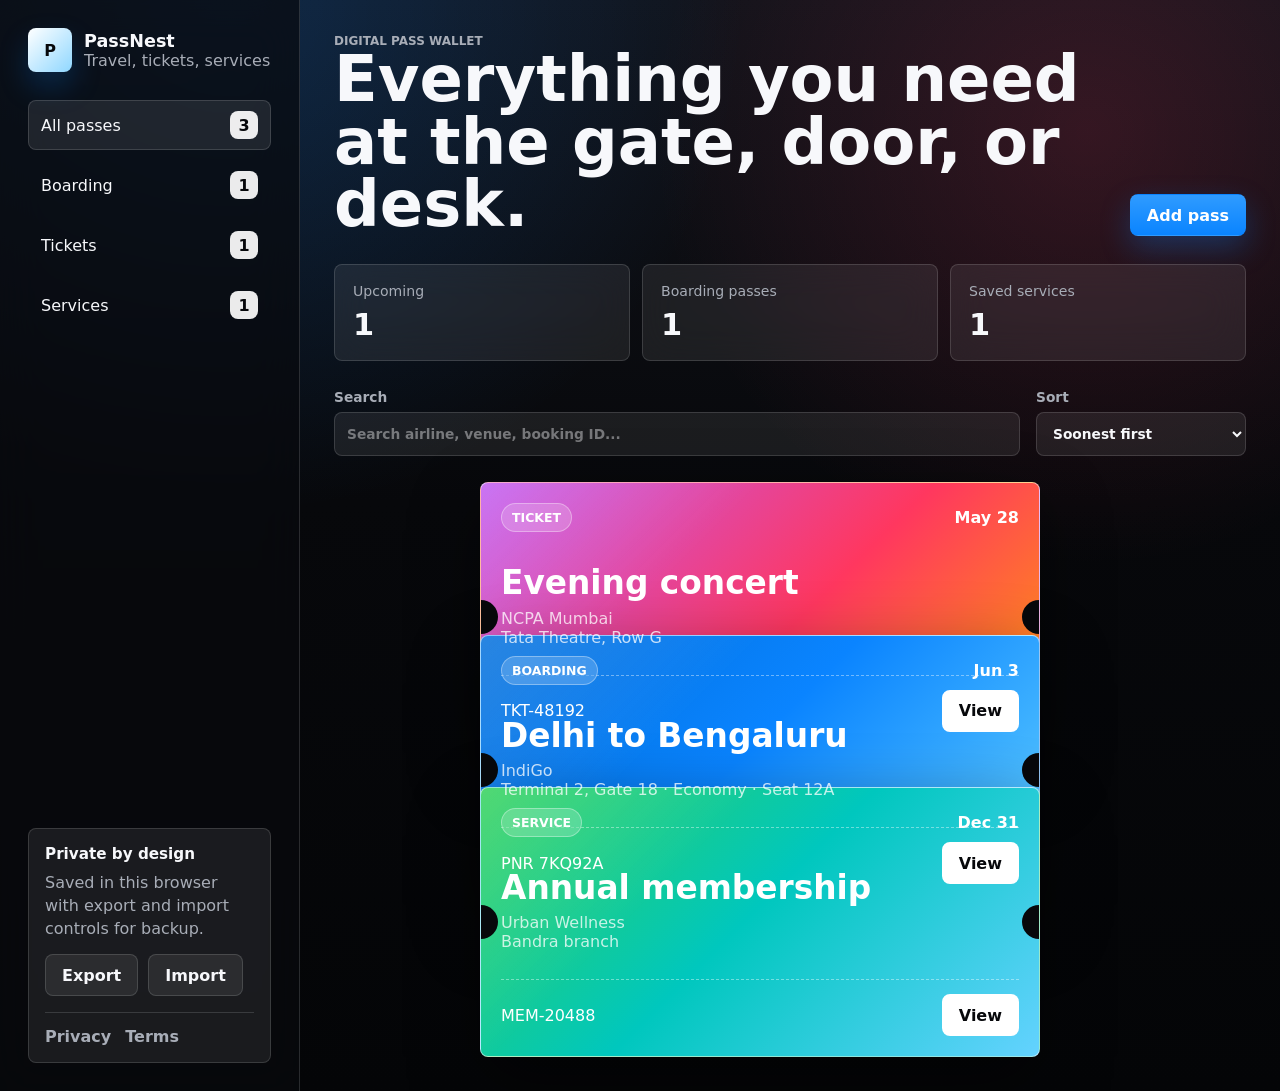
<file: index.html>
<!doctype html>
<html lang="en">
  <head>
    <meta charset="utf-8">
    <meta name="viewport" content="width=device-width, initial-scale=1">
    <meta name="theme-color" content="#07080b">
    <meta name="description" content="PassNest is a private digital wallet for boarding passes, tickets, and service cards.">
    <link rel="canonical" href="https://6a080815cb6a96981768a197--passnest.netlify.app/">
    <meta property="og:title" content="PassNest">
    <meta property="og:description" content="Save boarding passes, tickets, and service cards in a private web wallet.">
    <meta property="og:type" content="website">
    <meta property="og:url" content="https://6a080815cb6a96981768a197--passnest.netlify.app/">
    <meta property="og:image" content="./social-preview.svg">
    <meta name="twitter:card" content="summary_large_image">
    <meta name="twitter:title" content="PassNest">
    <meta name="twitter:description" content="A private digital pass wallet for travel, tickets, and services.">
    <title>PassNest | Digital Pass Wallet</title>
    <link rel="icon" href="./favicon.svg" type="image/svg+xml">
    <link rel="manifest" href="./manifest.webmanifest">
    <link rel="apple-touch-icon" href="./favicon.svg">
    <link rel="stylesheet" href="./styles.css">
  </head>
  <body>
    <main class="app-shell">
      <aside class="sidebar" aria-label="Wallet navigation">
        <div class="brand">
          <div class="brand-mark" aria-hidden="true">P</div>
          <div>
            <h1>PassNest</h1>
            <p>Travel, tickets, services</p>
          </div>
        </div>

        <nav class="category-list" aria-label="Pass categories">
          <button class="category-pill is-active" data-filter="all" type="button">
            <span>All passes</span>
            <strong id="count-all">0</strong>
          </button>
          <button class="category-pill" data-filter="boarding" type="button">
            <span>Boarding</span>
            <strong id="count-boarding">0</strong>
          </button>
          <button class="category-pill" data-filter="event" type="button">
            <span>Tickets</span>
            <strong id="count-event">0</strong>
          </button>
          <button class="category-pill" data-filter="service" type="button">
            <span>Services</span>
            <strong id="count-service">0</strong>
          </button>
        </nav>

        <section class="sidebar-panel" aria-labelledby="security-title">
          <h2 id="security-title">Private by design</h2>
          <p>Saved in this browser with export and import controls for backup.</p>
          <div class="backup-actions">
            <button class="ghost-button" id="exportButton" type="button">Export</button>
            <label class="ghost-button import-label" for="importInput">Import</label>
            <input id="importInput" type="file" accept="application/json" hidden>
          </div>
          <nav class="site-links" aria-label="Website links">
            <a href="./privacy.html">Privacy</a>
            <a href="./terms.html">Terms</a>
          </nav>
        </section>
      </aside>

      <section class="workspace">
        <header class="topbar">
          <div>
            <p class="eyebrow">Digital pass wallet</p>
            <h2>Everything you need at the gate, door, or desk.</h2>
          </div>
          <button class="primary-button" id="openFormButton" type="button">Add pass</button>
        </header>

        <section class="quick-stats" aria-label="Wallet summary">
          <article>
            <span>Upcoming</span>
            <strong id="stat-upcoming">0</strong>
          </article>
          <article>
            <span>Boarding passes</span>
            <strong id="stat-boarding">0</strong>
          </article>
          <article>
            <span>Saved services</span>
            <strong id="stat-service">0</strong>
          </article>
        </section>

        <div class="toolbar">
          <label class="search-box">
            <span>Search</span>
            <input id="searchInput" type="search" placeholder="Search airline, venue, booking ID...">
          </label>
          <label class="sort-box">
            <span>Sort</span>
            <select id="sortSelect">
              <option value="date">Soonest first</option>
              <option value="recent">Recently added</option>
              <option value="name">Name A-Z</option>
            </select>
          </label>
        </div>

        <section class="pass-grid" id="passGrid" aria-live="polite"></section>
      </section>
    </main>

    <dialog class="pass-dialog" id="passDialog">
      <form id="passForm" method="dialog">
        <div class="dialog-header">
          <div>
            <p class="eyebrow">New saved item</p>
            <h2>Add a pass</h2>
          </div>
          <button class="icon-button" id="closeFormButton" aria-label="Close form" type="button">x</button>
        </div>

        <div class="form-grid">
          <label>
            Type
            <select name="type" required>
              <option value="boarding">Boarding pass</option>
              <option value="event">Event ticket</option>
              <option value="service">Service card</option>
            </select>
          </label>
          <label>
            Provider
            <input name="provider" required placeholder="Airline, venue, clinic, gym">
          </label>
          <label>
            Title
            <input name="title" required placeholder="Flight to Mumbai, Concert entry">
          </label>
          <label>
            Date and time
            <input name="dateTime" type="datetime-local" required>
          </label>
          <label>
            Location
            <input name="location" placeholder="Terminal, stadium, branch">
          </label>
          <label>
            Reference
            <input name="reference" required placeholder="PNR, booking ID, membership number">
          </label>
          <label class="boarding-field">
            Class
            <select name="travelClass">
              <option value="">Select class</option>
              <option value="Economy">Economy</option>
              <option value="Premium Economy">Premium Economy</option>
              <option value="Business">Business</option>
              <option value="First">First</option>
            </select>
          </label>
          <label class="boarding-field">
            Seat number
            <input name="seatNumber" placeholder="12A">
          </label>
          <label class="wide">
            Notes
            <textarea name="notes" rows="3" placeholder="Seat, gate, entry rules, benefits"></textarea>
          </label>
          <label class="wide">
            Barcode or QR value
            <input name="code" placeholder="Paste the scan code text">
          </label>
          <label class="wide boarding-field upload-field">
            Upload boarding pass
            <input name="attachment" type="file" accept="image/*,.pdf">
            <span>Optional: save a PDF or image copy with this pass.</span>
          </label>
        </div>

        <div class="dialog-actions">
          <button class="ghost-button" id="resetDemoButton" type="button">Reset demo</button>
          <button class="primary-button" type="submit">Save pass</button>
        </div>
      </form>
    </dialog>

    <dialog class="detail-dialog" id="detailDialog">
      <article id="detailCard"></article>
    </dialog>

    <script src="./app.js"></script>
  </body>
</html>
</file>
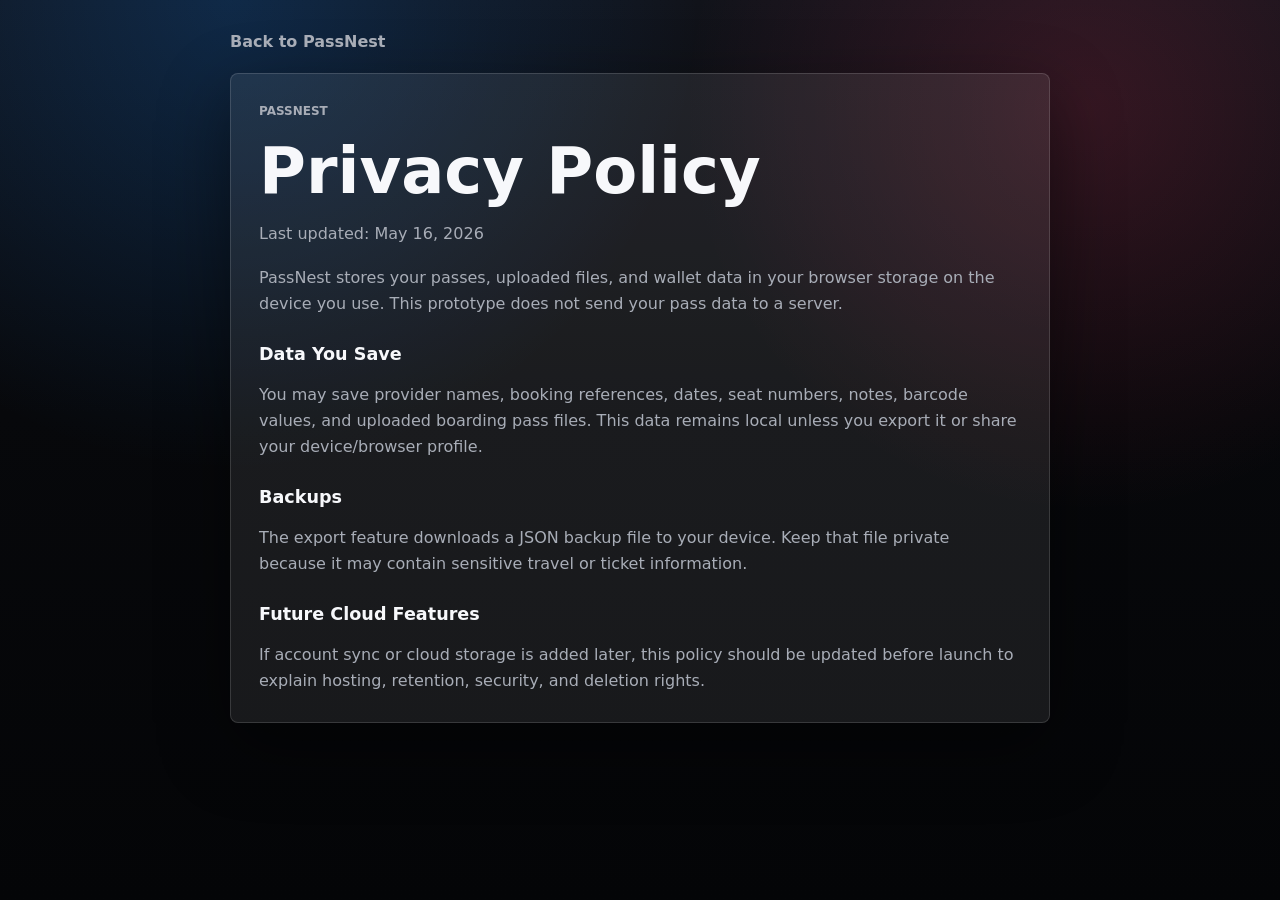
<file: privacy.html>
<!doctype html>
<html lang="en">
  <head>
    <meta charset="utf-8">
    <meta name="viewport" content="width=device-width, initial-scale=1">
    <meta name="theme-color" content="#07080b">
    <meta name="description" content="PassNest privacy policy.">
    <link rel="canonical" href="https://6a080815cb6a96981768a197--passnest.netlify.app/privacy.html">
    <title>Privacy | PassNest</title>
    <link rel="icon" href="./favicon.svg" type="image/svg+xml">
    <link rel="manifest" href="./manifest.webmanifest">
    <link rel="stylesheet" href="./styles.css">
  </head>
  <body class="legal-page">
    <main class="legal-shell">
      <a class="legal-link" href="./index.html">Back to PassNest</a>
      <article class="legal-card">
        <p class="eyebrow">PassNest</p>
        <h1>Privacy Policy</h1>
        <p>Last updated: May 16, 2026</p>
        <p>PassNest stores your passes, uploaded files, and wallet data in your browser storage on the device you use. This prototype does not send your pass data to a server.</p>
        <h2>Data You Save</h2>
        <p>You may save provider names, booking references, dates, seat numbers, notes, barcode values, and uploaded boarding pass files. This data remains local unless you export it or share your device/browser profile.</p>
        <h2>Backups</h2>
        <p>The export feature downloads a JSON backup file to your device. Keep that file private because it may contain sensitive travel or ticket information.</p>
        <h2>Future Cloud Features</h2>
        <p>If account sync or cloud storage is added later, this policy should be updated before launch to explain hosting, retention, security, and deletion rights.</p>
      </article>
    </main>
  </body>
</html>
</file>
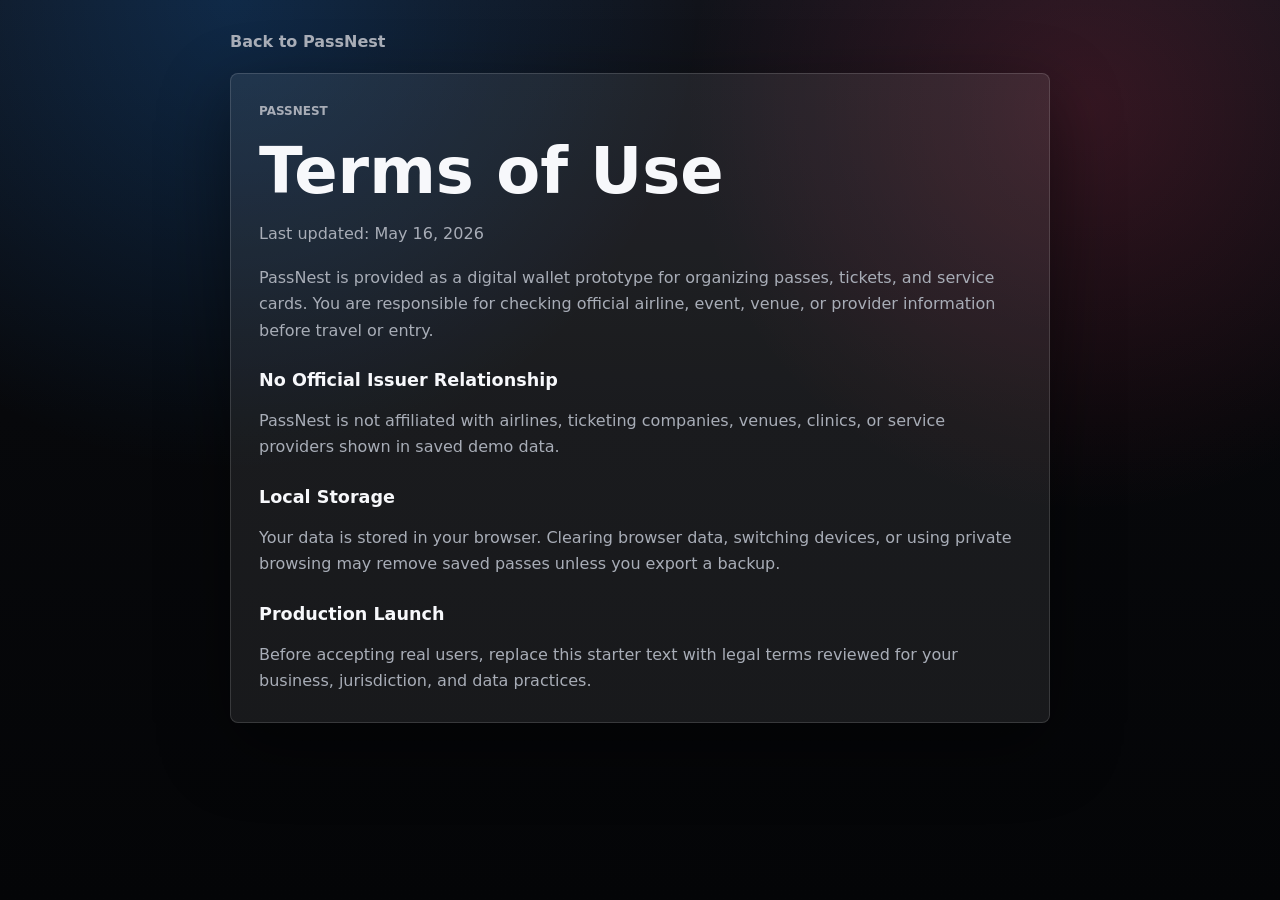
<file: terms.html>
<!doctype html>
<html lang="en">
  <head>
    <meta charset="utf-8">
    <meta name="viewport" content="width=device-width, initial-scale=1">
    <meta name="theme-color" content="#07080b">
    <meta name="description" content="PassNest terms of use.">
    <link rel="canonical" href="https://6a080815cb6a96981768a197--passnest.netlify.app/terms.html">
    <title>Terms | PassNest</title>
    <link rel="icon" href="./favicon.svg" type="image/svg+xml">
    <link rel="manifest" href="./manifest.webmanifest">
    <link rel="stylesheet" href="./styles.css">
  </head>
  <body class="legal-page">
    <main class="legal-shell">
      <a class="legal-link" href="./index.html">Back to PassNest</a>
      <article class="legal-card">
        <p class="eyebrow">PassNest</p>
        <h1>Terms of Use</h1>
        <p>Last updated: May 16, 2026</p>
        <p>PassNest is provided as a digital wallet prototype for organizing passes, tickets, and service cards. You are responsible for checking official airline, event, venue, or provider information before travel or entry.</p>
        <h2>No Official Issuer Relationship</h2>
        <p>PassNest is not affiliated with airlines, ticketing companies, venues, clinics, or service providers shown in saved demo data.</p>
        <h2>Local Storage</h2>
        <p>Your data is stored in your browser. Clearing browser data, switching devices, or using private browsing may remove saved passes unless you export a backup.</p>
        <h2>Production Launch</h2>
        <p>Before accepting real users, replace this starter text with legal terms reviewed for your business, jurisdiction, and data practices.</p>
      </article>
    </main>
  </body>
</html>
</file>
<file: styles.css>
:root {
  --ink: #f7f8fb;
  --muted: #a8adb7;
  --line: rgba(255, 255, 255, 0.14);
  --paper: #07080b;
  --panel: rgba(25, 27, 34, 0.86);
  --panel-solid: #171922;
  --green: #0a84ff;
  --green-dark: #006edb;
  --blue: #64d2ff;
  --rose: #ff375f;
  --gold: #ffd60a;
  --shadow: 0 24px 70px rgba(0, 0, 0, 0.45);
}

* {
  box-sizing: border-box;
}

body {
  margin: 0;
  min-height: 100vh;
  color: var(--ink);
  background:
    radial-gradient(circle at 18% 0%, rgba(10, 132, 255, 0.2), transparent 34%),
    radial-gradient(circle at 85% 12%, rgba(255, 55, 95, 0.16), transparent 30%),
    linear-gradient(180deg, #11131a 0%, #07080b 46%, #040507 100%),
    var(--paper);
  font-family: Inter, ui-sans-serif, system-ui, -apple-system, BlinkMacSystemFont, "Segoe UI", sans-serif;
}

button,
input,
select,
textarea {
  font: inherit;
}

button {
  cursor: pointer;
}

.app-shell {
  display: grid;
  grid-template-columns: 300px minmax(0, 1fr);
  min-height: 100vh;
}

.sidebar {
  display: flex;
  flex-direction: column;
  gap: 28px;
  padding: 28px;
  border-right: 1px solid var(--line);
  background: rgba(9, 10, 14, 0.72);
  backdrop-filter: blur(22px);
}

.brand {
  display: flex;
  align-items: center;
  gap: 12px;
}

.brand-mark {
  display: grid;
  place-items: center;
  width: 44px;
  height: 44px;
  border-radius: 8px;
  color: #07080b;
  background: linear-gradient(135deg, #ffffff, #8fd7ff);
  font-weight: 800;
  box-shadow: 0 14px 30px rgba(10, 132, 255, 0.22);
}

.brand h1,
.brand p,
.topbar h2,
.topbar p,
.dialog-header h2,
.dialog-header p {
  margin: 0;
}

.brand h1 {
  font-size: 1.1rem;
}

.brand p,
.eyebrow,
.sidebar-panel p,
.toolbar span,
label {
  color: var(--muted);
}

.category-list {
  display: grid;
  gap: 10px;
}

.category-pill {
  display: flex;
  align-items: center;
  justify-content: space-between;
  width: 100%;
  min-height: 46px;
  padding: 10px 12px;
  border: 1px solid transparent;
  border-radius: 8px;
  background: transparent;
  color: var(--ink);
  text-align: left;
}

.category-pill:hover,
.category-pill.is-active {
  border-color: var(--line);
  background: rgba(255, 255, 255, 0.09);
}

.category-pill strong {
  display: grid;
  place-items: center;
  min-width: 28px;
  height: 28px;
  border-radius: 8px;
  color: #07080b;
  background: rgba(255, 255, 255, 0.92);
}

.sidebar-panel {
  margin-top: auto;
  padding: 16px;
  border: 1px solid var(--line);
  border-radius: 8px;
  background: rgba(255, 255, 255, 0.08);
}

.sidebar-panel h2 {
  margin: 0 0 8px;
  font-size: 0.95rem;
}

.sidebar-panel p {
  margin: 0 0 14px;
  line-height: 1.45;
}

.backup-actions,
.dialog-actions {
  display: flex;
  gap: 10px;
}

.site-links {
  display: flex;
  gap: 14px;
  margin-top: 16px;
  padding-top: 14px;
  border-top: 1px solid var(--line);
}

.site-links a,
.legal-link {
  color: var(--muted);
  font-weight: 750;
  text-decoration: none;
}

.site-links a:hover,
.legal-link:hover {
  color: var(--ink);
}

.workspace {
  padding: 34px;
}

.topbar,
.toolbar {
  display: flex;
  align-items: flex-end;
  justify-content: space-between;
  gap: 16px;
}

.eyebrow {
  margin: 0 0 6px;
  font-size: 0.75rem;
  font-weight: 800;
  letter-spacing: 0;
  text-transform: uppercase;
}

.topbar h2 {
  max-width: 760px;
  font-size: clamp(2rem, 5vw, 4.6rem);
  line-height: 0.98;
  letter-spacing: 0;
}

.primary-button,
.ghost-button,
.icon-button {
  min-height: 42px;
  border-radius: 8px;
  border: 1px solid transparent;
  padding: 0 16px;
  font-weight: 750;
}

.primary-button {
  color: white;
  background: linear-gradient(180deg, #2f9bff, #0a84ff);
  box-shadow: 0 12px 30px rgba(10, 132, 255, 0.28);
}

.primary-button:hover {
  background: var(--green-dark);
}

.ghost-button,
.icon-button {
  color: var(--ink);
  border-color: var(--line);
  background: rgba(255, 255, 255, 0.08);
}

.import-label {
  display: inline-flex;
  align-items: center;
}

.quick-stats {
  display: grid;
  grid-template-columns: repeat(3, minmax(0, 1fr));
  gap: 12px;
  margin: 28px 0;
}

.quick-stats article {
  padding: 18px;
  border: 1px solid var(--line);
  border-radius: 8px;
  background: rgba(255, 255, 255, 0.08);
  backdrop-filter: blur(18px);
}

.quick-stats span {
  display: block;
  color: var(--muted);
  font-size: 0.88rem;
}

.quick-stats strong {
  display: block;
  margin-top: 8px;
  font-size: 1.9rem;
}

.toolbar {
  align-items: center;
  margin-bottom: 18px;
}

.search-box {
  flex: 1;
}

.sort-box {
  width: 210px;
}

.toolbar label,
.form-grid label {
  display: grid;
  gap: 7px;
  font-size: 0.86rem;
  font-weight: 700;
}

input,
select,
textarea {
  width: 100%;
  min-height: 44px;
  border: 1px solid var(--line);
  border-radius: 8px;
  padding: 10px 12px;
  color: var(--ink);
  background: rgba(255, 255, 255, 0.08);
}

input::placeholder,
textarea::placeholder {
  color: rgba(247, 248, 251, 0.42);
}

textarea {
  resize: vertical;
}

[hidden] {
  display: none !important;
}

.upload-field span {
  color: var(--muted);
  font-size: 0.8rem;
  font-weight: 600;
}

.pass-grid {
  display: grid;
  grid-template-columns: minmax(280px, 560px);
  gap: 0;
  align-items: start;
  max-width: 620px;
  margin-inline: auto;
  padding-top: 8px;
  perspective: 1000px;
}

.pass-card {
  position: relative;
  overflow: hidden;
  min-height: 230px;
  padding: 20px;
  border: 1px solid rgba(255, 255, 255, 0.54);
  border-radius: 8px;
  color: white;
  background: #1c1c1e;
  box-shadow: var(--shadow);
  transform-origin: top center;
  transition: transform 180ms ease, box-shadow 180ms ease, margin 180ms ease;
}

.pass-card + .pass-card {
  margin-top: -118px;
}

.pass-card:hover,
.pass-card:focus-within {
  z-index: 5;
  transform: translateY(-10px) scale(1.012);
  box-shadow: 0 34px 90px rgba(0, 0, 0, 0.56);
}

.pass-card:hover + .pass-card,
.pass-card:focus-within + .pass-card {
  margin-top: 14px;
}

.pass-card.is-new {
  z-index: 10;
  outline: 3px solid rgba(255, 255, 255, 0.82);
  outline-offset: 4px;
  animation: saved-pass-pop 900ms ease both;
}

@keyframes saved-pass-pop {
  0% {
    transform: translateY(-18px) scale(0.98);
    opacity: 0.2;
  }

  65% {
    transform: translateY(-8px) scale(1.018);
    opacity: 1;
  }

  100% {
    transform: translateY(0) scale(1);
    opacity: 1;
  }
}

.pass-card.boarding {
  background:
    linear-gradient(135deg, rgba(255, 255, 255, 0.16), transparent 34%),
    linear-gradient(135deg, #006edb 0%, #0a84ff 46%, #64d2ff 100%);
}

.pass-card.event {
  background:
    linear-gradient(135deg, rgba(255, 255, 255, 0.16), transparent 34%),
    linear-gradient(135deg, #bf5af2 0%, #ff375f 55%, #ff9f0a 100%);
}

.pass-card.service {
  background:
    linear-gradient(135deg, rgba(255, 255, 255, 0.16), transparent 34%),
    linear-gradient(135deg, #30d158 0%, #00c7be 48%, #64d2ff 100%);
}

.pass-card::before,
.pass-card::after {
  position: absolute;
  z-index: 0;
  width: 34px;
  height: 34px;
  border-radius: 50%;
  background: var(--paper);
  content: "";
  top: 50%;
  transform: translateY(-50%);
}

.pass-card::before {
  left: -17px;
}

.pass-card::after {
  right: -17px;
}

.pass-card > * {
  position: relative;
  z-index: 1;
}

.pass-card-header,
.pass-card-footer,
.detail-top,
.detail-meta {
  display: flex;
  align-items: center;
  justify-content: space-between;
  gap: 12px;
}

.pass-type {
  padding: 6px 10px;
  border: 1px solid rgba(255, 255, 255, 0.34);
  border-radius: 999px;
  background: rgba(255, 255, 255, 0.18);
  backdrop-filter: blur(14px);
  font-size: 0.78rem;
  font-weight: 800;
  text-transform: uppercase;
}

.pass-card h3 {
  margin: 34px 0 8px;
  font-size: clamp(1.45rem, 5vw, 2.05rem);
  line-height: 1.05;
}

.pass-card p {
  margin: 0;
  color: rgba(255, 255, 255, 0.76);
}

.pass-card-footer {
  margin-top: 28px;
  padding-top: 14px;
  border-top: 1px dashed rgba(255, 255, 255, 0.4);
}

.open-detail {
  color: #07080b;
  background: white;
  box-shadow: none;
}

.empty-state {
  grid-column: 1 / -1;
  display: grid;
  place-items: center;
  min-height: 260px;
  border: 1px dashed var(--line);
  border-radius: 8px;
  background: rgba(255, 255, 255, 0.08);
  text-align: center;
}

.empty-state h3 {
  margin: 0 0 8px;
}

.empty-state p {
  margin: 0;
  color: var(--muted);
}

dialog {
  width: min(760px, calc(100% - 24px));
  border: 1px solid var(--line);
  border-radius: 8px;
  padding: 0;
  color: var(--ink);
  background: var(--panel-solid);
  box-shadow: var(--shadow);
}

dialog::backdrop {
  background: rgba(10, 16, 13, 0.46);
  backdrop-filter: blur(3px);
}

.pass-dialog form,
.detail-dialog article {
  padding: 22px;
  background: var(--panel-solid);
}

.dialog-header {
  display: flex;
  align-items: flex-start;
  justify-content: space-between;
  gap: 14px;
  margin-bottom: 18px;
}

.icon-button {
  width: 42px;
  padding: 0;
}

.form-grid {
  display: grid;
  grid-template-columns: repeat(2, minmax(0, 1fr));
  gap: 14px;
}

.wide {
  grid-column: 1 / -1;
}

.dialog-actions {
  justify-content: flex-end;
  margin-top: 18px;
}

.detail-dialog {
  width: min(470px, calc(100% - 24px));
}

.detail-card {
  display: grid;
  gap: 18px;
}

.detail-top h2 {
  margin: 0;
  font-size: 1.65rem;
}

.detail-meta {
  align-items: stretch;
}

.detail-meta div {
  flex: 1;
  padding: 12px;
  border: 1px solid var(--line);
  border-radius: 8px;
  background: rgba(255, 255, 255, 0.06);
}

.detail-meta span {
  display: block;
  color: var(--muted);
  font-size: 0.78rem;
  font-weight: 800;
  text-transform: uppercase;
}

.detail-meta strong {
  display: block;
  margin-top: 6px;
}

.code-panel {
  display: grid;
  place-items: center;
  min-height: 190px;
  border-radius: 8px;
  background:
    repeating-linear-gradient(90deg, #111 0 8px, transparent 8px 16px),
    repeating-linear-gradient(0deg, transparent 0 11px, rgba(17, 17, 17, 0.18) 11px 14px),
    #fff;
  color: #111;
}

.code-panel strong {
  padding: 10px 14px;
  border-radius: 8px;
  background: white;
  max-width: 90%;
  overflow-wrap: anywhere;
}

.comfort-meta {
  margin-top: -4px;
}

.attachment-panel {
  display: grid;
  gap: 10px;
  padding: 12px;
  border: 1px solid var(--line);
  border-radius: 8px;
  background: rgba(255, 255, 255, 0.06);
}

.attachment-panel img {
  display: block;
  width: 100%;
  max-height: 260px;
  object-fit: contain;
  border-radius: 8px;
  background: white;
}

.attachment-file {
  display: grid;
  place-items: center;
  min-height: 140px;
  border: 1px dashed var(--line);
  border-radius: 8px;
  color: var(--rose);
  background: white;
  font-weight: 900;
}

.attachment-link {
  display: inline-flex;
  align-items: center;
  justify-content: center;
  text-decoration: none;
}

.legal-page {
  min-height: 100vh;
  padding: 32px;
}

.legal-shell {
  width: min(820px, 100%);
  margin: 0 auto;
}

.legal-card {
  display: grid;
  gap: 18px;
  margin-top: 22px;
  padding: 28px;
  border: 1px solid var(--line);
  border-radius: 8px;
  background: rgba(255, 255, 255, 0.08);
  box-shadow: var(--shadow);
}

.legal-card h1,
.legal-card h2,
.legal-card p {
  margin: 0;
}

.legal-card h1 {
  font-size: clamp(2rem, 6vw, 4rem);
  line-height: 0.98;
}

.legal-card h2 {
  margin-top: 8px;
  font-size: 1.1rem;
}

.legal-card p {
  color: var(--muted);
  line-height: 1.65;
}

.detail-actions {
  display: flex;
  justify-content: space-between;
  gap: 10px;
}

@media (max-width: 860px) {
  .app-shell {
    grid-template-columns: 1fr;
  }

  .sidebar {
    border-right: 0;
    border-bottom: 1px solid var(--line);
  }

  .category-list {
    grid-template-columns: repeat(2, minmax(0, 1fr));
  }

  .topbar,
  .toolbar {
    align-items: stretch;
    flex-direction: column;
  }

  .sort-box {
    width: 100%;
  }

  .pass-grid {
    max-width: none;
  }
}

@media (max-width: 620px) {
  .sidebar,
  .workspace {
    padding: 18px;
  }

  .quick-stats,
  .form-grid {
    grid-template-columns: 1fr;
  }

  .pass-card {
    min-height: 250px;
  }

  .pass-card + .pass-card {
    margin-top: -92px;
  }

  .pass-card:hover + .pass-card,
  .pass-card:focus-within + .pass-card {
    margin-top: 12px;
  }

  .category-list {
    grid-template-columns: 1fr;
  }

  .wide {
    grid-column: auto;
  }

  .backup-actions,
  .dialog-actions,
  .detail-actions,
  .detail-meta {
    flex-direction: column;
  }
}
</file>
